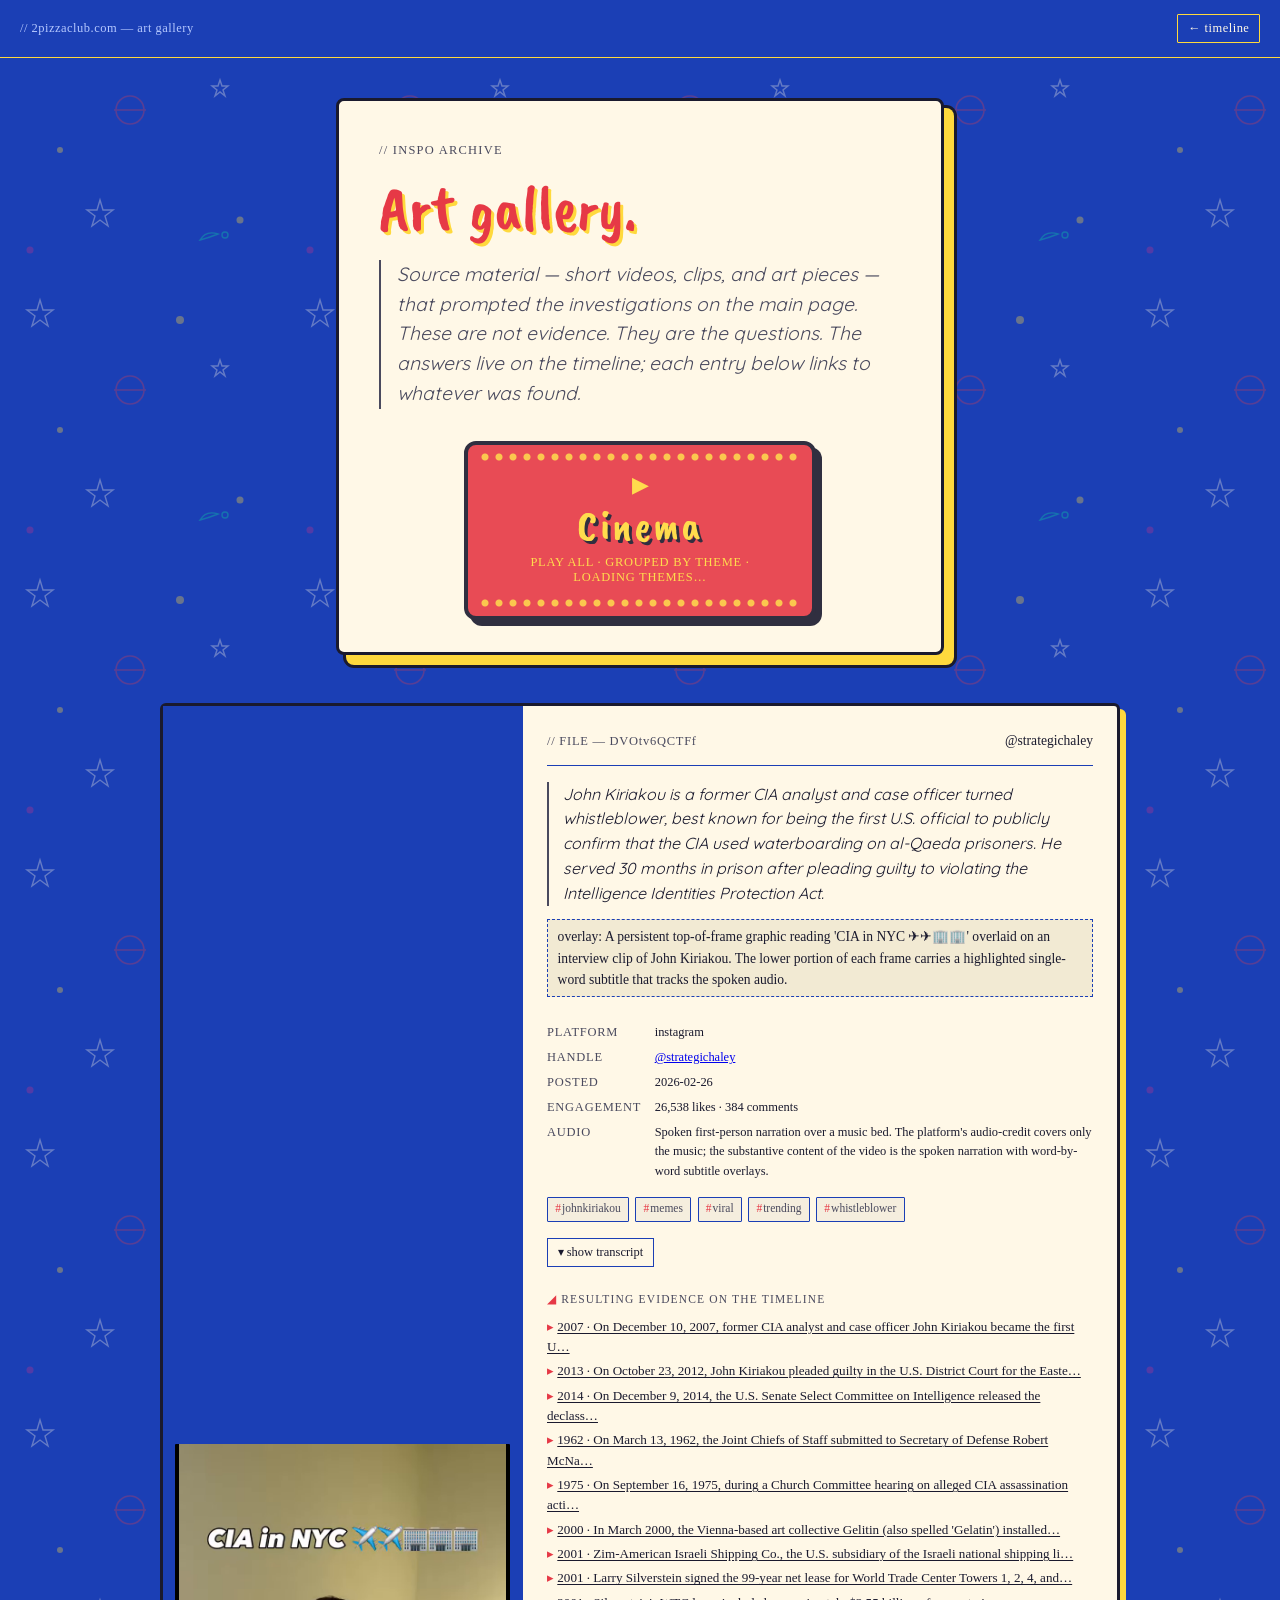
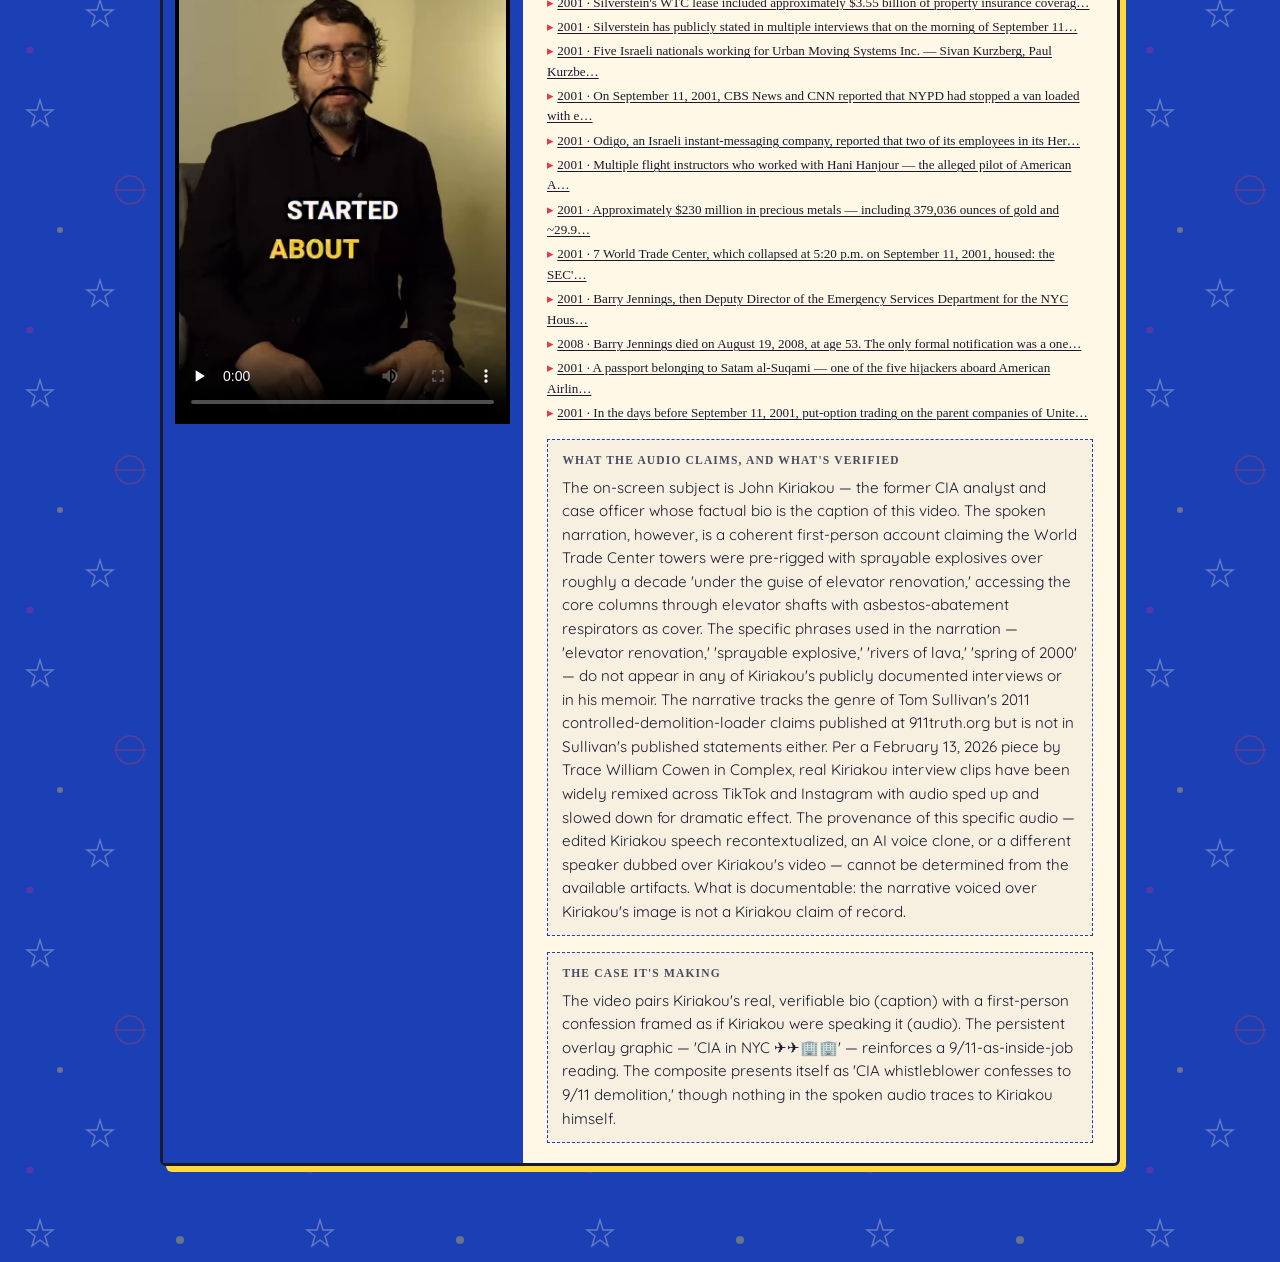
<file: gallery/index.html>
<!DOCTYPE html>
<html lang="en">
<head>
    <meta charset="UTF-8">
    <meta name="viewport" content="width=device-width, initial-scale=1.0, viewport-fit=cover">
    <meta name="description" content="2pizzaclub.com — art gallery. Captured short videos with transcripts, evidence links, and notes.">
    <meta name="robots" content="noindex">
    <title>2pizzaclub.com — art gallery</title>

    <link rel="icon" type="image/svg+xml" href="/icon.svg">
    <link rel="icon" type="image/png" sizes="32x32" href="/favicon-32.png">
    <link rel="icon" type="image/png" sizes="16x16" href="/favicon-16.png">
    <link rel="apple-touch-icon" sizes="180x180" href="/apple-touch-icon.png">
    <link rel="apple-touch-icon" sizes="192x192" href="/icon-192.png">
    <link rel="apple-touch-icon" sizes="512x512" href="/icon-512.png">
    <link rel="manifest" href="/manifest.webmanifest">
    <meta name="theme-color" content="#1B3FB5">

    <!-- Open Graph -->
    <meta property="og:type" content="website">
    <meta property="og:site_name" content="2pizzaclub.com">
    <meta property="og:title" content="2pizzaclub.com — art gallery">
    <meta property="og:description" content="Captured short videos with transcripts, evidence links, and notes.">
    <meta property="og:url" content="https://2pizzaclub.com/gallery/">
    <meta property="og:image" content="https://2pizzaclub.com/og-image.png">
    <meta property="og:image:width" content="1200">
    <meta property="og:image:height" content="630">
    <meta property="og:image:alt" content="2pizzaclub.com — a sourced timeline">

    <!-- Twitter Card -->
    <meta name="twitter:card" content="summary_large_image">
    <meta name="twitter:title" content="2pizzaclub.com — art gallery">
    <meta name="twitter:description" content="Captured short videos with transcripts, evidence links, and notes.">
    <meta name="twitter:image" content="https://2pizzaclub.com/og-image.png">

    <link rel="stylesheet" href="../styles.css">
    <link rel="stylesheet" href="gallery.css">
    <link rel="preconnect" href="https://fonts.googleapis.com">
    <link rel="preconnect" href="https://fonts.gstatic.com" crossorigin>
    <link href="https://fonts.googleapis.com/css2?family=Caveat+Brush&family=Quicksand:wght@400;500;600;700&family=Schoolbell&display=swap" rel="stylesheet">
</head>
<body>
    <header class="dossier-header">
        <div class="filemark">// 2pizzaclub.com — art gallery</div>
        <a class="exit-mark" href="../">← timeline</a>
    </header>

    <main class="gallery-main">
        <section class="gallery-intro">
            <p class="kicker">// INSPO ARCHIVE</p>
            <h1>Art gallery.</h1>
            <p class="lede">Source material — short videos, clips, and art pieces — that prompted the investigations on the main page. These are not evidence. They are the questions. The answers live on the timeline; each entry below links to whatever was found.</p>
        </section>

        <section class="gallery-list" id="gallery-list">
            <p class="placeholder" id="gallery-empty">Loading…</p>
        </section>
    </main>

    <script src="../dag.js" defer></script>
    <script src="gallery.js" defer></script>
    <script src="gallery-nav.js" defer></script>
    <script src="cinema.js" defer></script>
</body>
</html>
</file>
<file: styles.css>
:root {
    /* Miss Frizzle / Magic School Bus palette */
    --chrome-bg: #1B3FB5;        /* royal blue */
    --chrome-ink: #FFF8E7;       /* cream */
    --chrome-ink-dim: #B5C8FF;   /* light blue */
    --chrome-rule: #FFD93D;      /* bus yellow */
    --paper: #FFF8E7;            /* cream paper */
    --paper-rule: #1B3FB5;       /* royal-blue rule */
    --ink: #1A1A2E;              /* near-black */
    --ink-soft: #4A4A5E;         /* soft graphite */
    --redact: #1B3FB5;
    --accent: #E63946;           /* planet red */
    --accent-soft: #FF6B7A;      /* lighter red */
    --placeholder-bg: #F2EAD3;
    --placeholder-ink: #6F6650;
    --year-bg: #FFD93D;          /* bus yellow */
    --year-ink: #1A1A2E;         /* dark on yellow */

    /* extra Frizzle accents (decorations / chips) */
    --magenta: #D62D85;
    --comet-green: #06D6A0;
    --bus-yellow: #FFD93D;
    --planet-red: #E63946;

    --mono: 'Schoolbell', 'Comic Sans MS', cursive;
    --serif: 'Quicksand', 'Trebuchet MS', sans-serif;
    --display: 'Caveat Brush', 'Marker Felt', cursive;

    --rail-w: 17rem;
    --content-max: 38rem;
    --gutter: 2rem;
}

* { box-sizing: border-box; }

html, body { margin: 0; padding: 0; }

body {
    background-color: var(--chrome-bg);
    background-image: url("data:image/svg+xml;utf8,<svg xmlns='http://www.w3.org/2000/svg' width='280' height='280' viewBox='0 0 280 280'><g fill='none' stroke='%23FFF8E7' stroke-width='1.4' opacity='0.32'><polygon points='40,20 43,30 53,30 45,36 48,46 40,40 32,46 35,36 27,30 37,30'/><polygon points='220,80 222,86 228,86 223,90 225,96 220,92 215,96 217,90 212,86 218,86'/><polygon points='100,200 103,210 113,210 105,216 108,226 100,220 92,226 95,216 87,210 97,210'/></g><g fill='%23FFD93D' opacity='0.34'><circle cx='180' cy='40' r='4'/><circle cx='60' cy='150' r='3'/><circle cx='240' cy='220' r='3.5'/></g><g fill='none' stroke='%23E63946' stroke-width='1.6' opacity='0.30'><circle cx='130' cy='110' r='14'/><line x1='114' y1='110' x2='146' y2='110'/></g><g fill='none' stroke='%2306D6A0' stroke-width='1.4' opacity='0.34'><path d='M 200 240 q 6 -10 18 -6 q -10 4 -18 6 z'/><circle cx='225' cy='235' r='3'/></g><g fill='%23D62D85' opacity='0.30'><circle cx='30' cy='250' r='3.5'/></g></svg>");
    background-repeat: repeat;
    color: var(--chrome-ink);
    font-family: var(--serif);
    font-size: 18px;
    line-height: 1.55;
    -webkit-font-smoothing: antialiased;
    text-rendering: optimizeLegibility;
}

.skip-link {
    position: absolute; left: -9999px; top: auto;
    width: 1px; height: 1px; overflow: hidden;
}
.skip-link:focus {
    left: 1rem; top: 1rem; width: auto; height: auto;
    background: var(--year-ink); color: var(--ink);
    padding: 0.5rem 0.75rem; z-index: 10;
    font-family: var(--mono); font-size: 0.85rem;
}

/* ---------------- dossier chrome ---------------- */

.dossier-header {
    position: sticky;
    top: 0;
    z-index: 5;
    display: flex;
    justify-content: space-between;
    align-items: center;
    padding: 0.85rem 1.25rem;
    background: var(--chrome-bg);
    border-bottom: 1px solid var(--chrome-rule);
    font-family: var(--mono);
    font-size: 0.78rem;
    letter-spacing: 0.04em;
}
.filemark { color: var(--chrome-ink-dim); }
.header-nav {
    display: flex;
    gap: 0.5rem;
    align-items: center;
}
.exit-mark {
    color: var(--chrome-ink);
    text-decoration: none;
    border: 1px solid var(--chrome-rule);
    padding: 0.25rem 0.6rem;
    border-radius: 1px;
}
.exit-mark:hover { color: var(--year-ink); border-color: var(--chrome-ink-dim); }

.dossier-footer {
    padding: 3rem 0 6rem;
    text-align: center;
}
.dossier-footer .filemark {
    font-family: var(--mono);
    font-size: 0.78rem;
    letter-spacing: 0.08em;
    color: var(--chrome-ink-dim);
    margin-bottom: 0.5rem;
}
.footer-note {
    font-family: var(--serif);
    font-style: italic;
    color: var(--chrome-ink-dim);
    max-width: 26rem;
    margin: 0 auto;
}

/* ---------------- layout ---------------- */

.layout {
    display: grid;
    grid-template-columns: var(--rail-w) 1fr;
    gap: 0;
    max-width: 78rem;
    margin: 0 auto;
}

/* ---------------- timeline rail ---------------- */

.timeline {
    border-right: 1px solid var(--chrome-rule);
    padding: 1.5rem 1rem 4rem;
    font-family: var(--mono);
    font-size: 0.78rem;
    line-height: 1.5;
    position: sticky;
    top: 3rem;
    align-self: start;
    height: calc(100vh - 3rem);
    overflow-y: auto;
}
.timeline-toggle {
    display: none;
    width: 100%;
    background: transparent;
    color: var(--chrome-ink-dim);
    border: 1px solid var(--chrome-rule);
    padding: 0.5rem 0.75rem;
    font-family: var(--mono);
    font-size: 0.78rem;
    text-align: left;
    cursor: pointer;
    justify-content: space-between;
    align-items: center;
}
.timeline-toggle .caret { transition: transform 0.15s ease; }
.timeline-toggle[aria-expanded="true"] .caret { transform: rotate(180deg); }

.timeline-list, .timeline-list ol {
    list-style: none;
    padding: 0;
    margin: 0;
}
.t-era {
    margin-bottom: 1.25rem;
    padding-top: 0.75rem;
    border-top: 1px dashed var(--chrome-rule);
}
.t-era:first-child { border-top: none; padding-top: 0; }
.t-era-label {
    display: block;
    color: var(--chrome-ink-dim);
    text-transform: uppercase;
    letter-spacing: 0.08em;
    font-size: 0.7rem;
    margin-bottom: 0.5rem;
}
.timeline-list li > a {
    display: flex;
    gap: 0.55rem;
    padding: 0.18rem 0;
    color: var(--chrome-ink);
    text-decoration: none;
    border-left: 2px solid transparent;
    padding-left: 0.5rem;
    margin-left: -0.5rem;
}
.timeline-list li > a:hover {
    color: var(--year-ink);
}
.timeline-list li > a.is-active {
    color: var(--year-ink);
    border-left-color: var(--year-ink);
}
.t-year {
    color: var(--chrome-ink-dim);
    min-width: 2.6rem;
}
.timeline-list li > a.is-active .t-year { color: var(--year-ink); }

/* ---------------- chapters ---------------- */

.chapters {
    padding: 2.5rem var(--gutter) 0;
    min-width: 0;
}

.opening {
    background: var(--paper);
    color: var(--ink);
    padding: 3rem 2.5rem 2.5rem;
    margin: 0 auto 3rem;
    max-width: var(--content-max);
    border: 3px solid var(--ink);
    box-shadow: 10px 10px 0 var(--bus-yellow), 10px 10px 0 3px var(--ink);
    border-radius: 8px;
}
.kicker {
    font-family: var(--mono);
    font-size: 0.78rem;
    letter-spacing: 0.1em;
    color: var(--ink-soft);
    text-transform: uppercase;
    margin: 0 0 1rem;
}
.opening h1 {
    font-family: var(--display);
    font-weight: 400;
    font-size: clamp(3rem, 7vw, 4.6rem);
    line-height: 1;
    letter-spacing: 0;
    margin: 0 0 1.5rem;
    color: var(--accent);
    text-shadow: 3px 3px 0 var(--bus-yellow);
}
.lede {
    font-size: 1.2rem;
    color: var(--ink-soft);
    font-style: italic;
    margin: 0 0 2rem;
    border-left: 2px solid var(--ink-soft);
    padding-left: 1rem;
}
.opening-pivot {
    margin: 2.5rem 0 0;
    font-size: 1.1rem;
    color: var(--ink);
    font-style: italic;
}

/* poll */
.poll {
    border: 1px solid var(--paper-rule);
    padding: 1.25rem 1.25rem 0.75rem;
    background: rgba(0,0,0,0.025);
}
.poll-q {
    font-family: var(--mono);
    text-transform: uppercase;
    letter-spacing: 0.06em;
    font-size: 0.85rem;
    color: var(--ink);
    margin: 0 0 0.85rem;
}
.poll-options { list-style: none; margin: 0; padding: 0; }
.poll-options li {
    display: grid;
    grid-template-columns: 1fr 8rem 3rem;
    align-items: center;
    gap: 0.75rem;
    padding: 0.4rem 0;
    border-top: 1px dashed var(--paper-rule);
}
.poll-options li:first-child { border-top: none; }
.poll-label { color: var(--ink); }
.poll-bar {
    display: block;
    height: 8px;
    background: var(--paper-rule);
    position: relative;
}
.poll-fill {
    display: block;
    height: 100%;
    background: var(--accent);
}
.poll-pct {
    font-family: var(--mono);
    color: var(--ink-soft);
    font-size: 0.8rem;
    text-align: right;
}
.poll-note {
    font-family: var(--mono);
    font-size: 0.72rem;
    color: var(--placeholder-ink);
    margin: 0.75rem 0 0;
}

/* era dividers */
.era-divider {
    text-align: center;
    margin: 4rem auto 2rem;
    max-width: var(--content-max);
    padding-top: 2rem;
    border-top: 1px solid var(--chrome-rule);
}
.era-divider .filemark {
    font-family: var(--mono);
    font-size: 0.78rem;
    letter-spacing: 0.08em;
    color: var(--chrome-ink-dim);
    margin: 0 0 0.5rem;
}
.era-divider h2 {
    font-family: var(--display);
    font-size: 2.8rem;
    font-weight: 400;
    margin: 0 0 1rem;
    color: var(--bus-yellow);
    letter-spacing: 0.01em;
    text-shadow: 2px 2px 0 var(--planet-red);
}
.era-divider .placeholder { max-width: 30rem; margin: 0 auto; }

/* chapter cards */
.chapter {
    background: var(--paper);
    color: var(--ink);
    border: 3px solid var(--ink);
    margin: 1.5rem auto;
    max-width: var(--content-max);
    padding: 0;
    box-shadow: 6px 6px 0 var(--bus-yellow);
    border-radius: 6px;
    scroll-margin-top: 4rem;
}
.chapter > header {
    display: flex;
    align-items: stretch;
    border-bottom: 1px solid var(--paper-rule);
    background: rgba(0,0,0,0.03);
}
.chapter > header .year {
    background: var(--year-bg);
    color: var(--year-ink);
    font-family: var(--mono);
    font-size: 0.95rem;
    padding: 0.85rem 1rem;
    letter-spacing: 0.04em;
    display: flex;
    align-items: center;
}
.chapter > header h3 {
    margin: 0;
    padding: 0.75rem 1.25rem;
    font-family: var(--display);
    font-weight: 400;
    font-size: 1.8rem;
    color: var(--ink);
    line-height: 1.1;
    display: flex;
    align-items: center;
    letter-spacing: 0.01em;
}
.chapter-body {
    padding: 1.5rem 1.5rem 0.75rem;
    font-family: var(--serif);
    font-size: 1.05rem;
    line-height: 1.65;
}
.chapter-body p { margin: 0 0 1rem; }

/* placeholder boxes (clearly draft) */
.placeholder {
    font-family: var(--mono);
    font-size: 0.78rem;
    letter-spacing: 0.04em;
    color: var(--placeholder-ink);
    background: repeating-linear-gradient(
        135deg,
        transparent 0,
        transparent 6px,
        rgba(0,0,0,0.04) 6px,
        rgba(0,0,0,0.04) 7px
    ), var(--placeholder-bg);
    border: 1px dashed var(--paper-rule);
    padding: 0.85rem 1rem;
    margin: 0 1rem 1.25rem;
}
.chapter-body .placeholder { margin: 0 0 1rem; }

/* evidence section inside chapter */
.evidence {
    padding: 0 1.5rem 1.5rem;
}
.evidence:empty { display: none; }
.evidence-head {
    font-family: var(--mono);
    font-size: 0.72rem;
    text-transform: uppercase;
    letter-spacing: 0.1em;
    color: var(--ink-soft);
    margin: 0.5rem 0 0.65rem;
    border-top: 1px solid var(--paper-rule);
    padding-top: 0.85rem;
}
.evidence-head::before { content: "◢ "; color: var(--accent); }

.evidence-card {
    border-left: 2px solid var(--accent);
    padding: 0.5rem 0.75rem 0.5rem 0.85rem;
    margin: 0.5rem 0;
    background: rgba(0,0,0,0.02);
}
.evidence-claim {
    font-family: var(--serif);
    font-size: 1rem;
    color: var(--ink);
    margin: 0 0 0.5rem;
}
.evidence-sources {
    list-style: none;
    padding: 0;
    margin: 0;
    font-family: var(--mono);
    font-size: 0.78rem;
}
.evidence-sources li {
    padding: 0.15rem 0;
    color: var(--ink-soft);
}
.evidence-sources li::before {
    content: "[src." attr(data-n) "] ";
    color: var(--accent);
}
.evidence-sources a {
    color: var(--ink);
    text-decoration: underline;
    text-decoration-thickness: 1px;
    text-underline-offset: 2px;
}
.evidence-sources a:hover { color: var(--accent); }
.evidence-sources .src-type {
    font-size: 0.7rem;
    text-transform: uppercase;
    letter-spacing: 0.06em;
    color: var(--accent);
    margin-left: 0.4rem;
}

/* source quote + clip image */
.source-quote {
    font-family: var(--serif);
    font-style: italic;
    margin: 0.5rem 0 0.4rem 0.4rem;
    padding: 0.15rem 0 0.15rem 0.6rem;
    border-left: 2px solid var(--ink-soft);
    color: var(--ink);
    font-size: 0.95rem;
    line-height: 1.45;
}
.source-quote::before { content: "“"; margin-right: 0.05em; }
.source-quote::after { content: "”"; margin-left: 0.05em; }

.source-clip {
    margin: 0.5rem 0 0.4rem;
}
.source-clip a {
    display: inline-block;
    line-height: 0;
}
.source-clip img {
    max-width: 100%;
    height: auto;
    border: 1px solid var(--paper-rule);
    box-shadow: 0 1px 2px rgba(0,0,0,0.12), 0 4px 12px -4px rgba(0,0,0,0.25);
    background: #fff;
    border-radius: 1px;
}
.source-clip img:hover {
    box-shadow: 0 2px 4px rgba(0,0,0,0.16), 0 6px 18px -4px rgba(0,0,0,0.30);
}

/* narrative (prose) blurbs */
.narrative-blurb {
    max-width: var(--content-max);
    margin: 1rem auto 1.5rem;
    padding: 1rem 1.25rem;
    background: rgba(196, 184, 156, 0.08);
    border: 1px solid var(--chrome-rule);
    border-left: 3px solid var(--year-ink);
    color: var(--chrome-ink);
    font-family: var(--serif);
    font-size: 1.05rem;
    line-height: 1.55;
    font-style: italic;
}
.narrative-blurb p {
    margin: 0 0 0.5rem;
}
.narrative-blurb p:last-child {
    margin-bottom: 0;
}
.narrative-anchor {
    background: rgba(0,0,0,0.04);
    border: 1px dashed var(--paper-rule);
    border-left: 3px solid var(--year-ink);
    color: var(--ink);
    margin: 0 0 1.25rem;
    padding: 0.85rem 1rem;
    font-size: 1rem;
}
.narrative-stamp {
    font-family: var(--mono);
    font-style: normal;
    font-size: 0.7rem;
    letter-spacing: 0.08em;
    color: var(--chrome-ink-dim);
    margin: 0.4rem 0 0;
    text-transform: lowercase;
}
.narrative-anchor .narrative-stamp { color: var(--placeholder-ink); }

body.prose-off .narrative-blurb { display: none; }

#prose-toggle.exit-mark {
    cursor: pointer;
    font-family: var(--mono);
    font-size: 0.78rem;
}
#prose-toggle[aria-pressed="true"] { color: var(--year-ink); border-color: var(--chrome-ink-dim); }

/* ---------------- theme filter bar ---------------- */

.theme-bar {
    position: sticky;
    top: 2.85rem;
    z-index: 4;
    background: var(--chrome-bg);
    border-bottom: 1px solid var(--chrome-rule);
    font-family: var(--mono);
    font-size: 0.78rem;
    padding: 0.55rem 1.25rem;
}
.theme-bar:empty { display: none; }
.theme-bar-inner {
    display: flex;
    flex-wrap: wrap;
    gap: 0.5rem 0.75rem;
    align-items: center;
    max-width: 78rem;
    margin: 0 auto;
}
.theme-label {
    color: var(--chrome-ink-dim);
    letter-spacing: 0.06em;
    flex-shrink: 0;
}
.theme-chips {
    display: flex;
    flex-wrap: wrap;
    gap: 0.35rem;
}
.theme-chip,
.theme-more {
    cursor: pointer;
    font-family: var(--mono);
    font-size: 0.74rem;
    background: transparent;
    color: var(--chrome-ink);
    border: 1px solid var(--chrome-rule);
    padding: 0.22rem 0.55rem;
    border-radius: 1px;
    line-height: 1.1;
}
.theme-chip:hover,
.theme-more:hover {
    color: var(--year-ink);
    border-color: var(--chrome-ink-dim);
}
.theme-chip.is-active {
    color: var(--ink);
    background: var(--year-ink);
    border-color: var(--year-ink);
    font-weight: 600;
}
.theme-overflow {
    display: flex;
    flex-wrap: wrap;
    gap: 0.35rem;
    margin-top: 0.35rem;
    width: 100%;
}
.theme-overflow[hidden] { display: none; }
.theme-clear {
    cursor: pointer;
    font-family: var(--mono);
    font-size: 0.72rem;
    background: transparent;
    color: var(--accent);
    border: none;
    padding: 0.22rem 0.4rem;
    text-decoration: underline;
    text-underline-offset: 2px;
}
.theme-clear:hover { color: var(--accent-soft); }
.theme-count {
    color: var(--chrome-ink-dim);
    margin-left: auto;
    font-size: 0.72rem;
}

/* filter hide states */
.filter-hidden { display: none !important; }
.timeline-list a.filter-dim {
    opacity: 0.28;
}
.timeline-list a.filter-dim .t-year { opacity: 1; }

/* bump timeline rail's sticky top to clear header + theme bar */
.timeline {
    top: 5.6rem;
    height: calc(100vh - 5.6rem);
}

/* ---------------- see-also lateral links ---------------- */

.see-also {
    margin: 0.5rem 1.5rem 0;
    padding: 0.5rem 0 0;
    border-top: 1px dashed var(--paper-rule);
    font-family: var(--mono);
    font-size: 0.72rem;
    color: var(--ink-soft);
    display: flex;
    flex-wrap: wrap;
    gap: 0.4rem 0.55rem;
    align-items: baseline;
}
.see-also-label {
    text-transform: uppercase;
    letter-spacing: 0.08em;
    color: var(--ink-soft);
}
.see-also-label::before { content: "↔ "; color: var(--accent); }
.see-also a {
    color: var(--ink);
    text-decoration: underline;
    text-decoration-thickness: 1px;
    text-underline-offset: 2px;
}
.see-also a:hover { color: var(--accent); }

/* jump-highlight: pulse the destination card when arriving via see-also */
.evidence-card.jump-highlight {
    box-shadow: 0 0 0 2px var(--year-ink), 0 0 12px -2px var(--year-ink);
    transition: box-shadow 0.4s ease;
}

@media (max-width: 880px) {
    .theme-bar { padding: 0.5rem 1rem; }
    .timeline { top: 0; height: auto; }
    .see-also { margin: 0.5rem 1rem 0; }
}

/* redaction utility */
.redact {
    background: var(--redact);
    color: var(--redact);
    user-select: none;
    padding: 0 0.25em;
    border-radius: 1px;
}

/* ---------------- mobile ---------------- */

@media (max-width: 880px) {
    :root { --gutter: 1rem; }

    .layout { display: block; }

    .timeline {
        position: static;
        height: auto;
        border-right: none;
        border-bottom: 1px solid var(--chrome-rule);
        padding: 0.75rem 1rem;
    }
    .timeline-toggle {
        display: flex;
    }
    .timeline-list {
        display: none;
        padding-top: 0.75rem;
    }
    .timeline.is-open .timeline-list {
        display: block;
    }

    .chapters {
        padding: 1.25rem 1rem 0;
    }
    .opening {
        padding: 2rem 1.25rem 1.5rem;
        margin: 0 0 2rem;
        box-shadow: 0 1px 0 var(--chrome-rule), 6px 6px 0 -1px rgba(0,0,0,0.4);
    }
    .chapter > header h3 {
        font-size: 1.15rem;
        padding: 0.6rem 1rem;
    }
    .chapter > header .year {
        font-size: 0.82rem;
        padding: 0.6rem 0.75rem;
    }
    .chapter-body { padding: 1rem 1rem 0.5rem; font-size: 1rem; }
    .evidence { padding: 0 1rem 1rem; }
    .placeholder { margin: 0 0 0.75rem; }
    .poll-options li { grid-template-columns: 1fr 5rem 2.5rem; }

    /* hide top theme-bar + collapsed timeline on mobile — replaced by bottom-pill + sheet */
    .theme-bar { display: none; }
    .timeline { display: none; }

    /* leave room at the bottom for the mobile-nav pill so last chapter isn't covered */
    .chapters { padding-bottom: 6rem; }
}

/* ---------------- mobile-nav (bottom pill + bottom sheet) ---------------- */

.mnav-pill,
.mnav-sheet,
.mnav-backdrop { display: none; }

/* [hidden] must always win over the @media display rules below */
.mnav-backdrop[hidden],
.mnav-sheet[hidden] { display: none !important; }

@media (max-width: 880px) {
    .mnav-pill {
        display: flex;
        align-items: center;
        gap: 0.6rem;
        position: fixed;
        left: 0.75rem;
        right: 0.75rem;
        bottom: calc(0.75rem + env(safe-area-inset-bottom, 0px));
        background: var(--bus-yellow);
        color: var(--ink);
        border: 3px solid var(--ink);
        border-radius: 999px;
        padding: 0.7rem 1.1rem;
        font-family: var(--mono);
        font-size: 0.95rem;
        line-height: 1.1;
        cursor: pointer;
        box-shadow: 4px 4px 0 var(--ink);
        z-index: 20;
        text-align: left;
    }
    .mnav-pill:hover,
    .mnav-pill:focus-visible {
        background: var(--bus-yellow);
        outline: none;
    }
    .mnav-pill-prefix {
        font-family: var(--mono);
        font-size: 0.7rem;
        letter-spacing: 0.05em;
        color: var(--ink-soft);
        text-transform: uppercase;
        flex-shrink: 0;
    }
    .mnav-pill-label {
        flex: 1;
        font-family: var(--display);
        font-size: 1.25rem;
        font-weight: 400;
        color: var(--accent);
        overflow: hidden;
        text-overflow: ellipsis;
        white-space: nowrap;
    }
    .mnav-pill-caret {
        flex-shrink: 0;
        font-size: 0.85rem;
        color: var(--ink);
    }

    .mnav-backdrop {
        display: block;
        position: fixed;
        inset: 0;
        background: rgba(10, 10, 9, 0.55);
        opacity: 0;
        transition: opacity 0.2s ease;
        z-index: 21;
    }
    .mnav-backdrop.is-open { opacity: 1; }

    .mnav-sheet {
        display: flex;
        flex-direction: column;
        position: fixed;
        left: 0;
        right: 0;
        bottom: 0;
        height: 78vh;
        max-height: 78vh;
        background: var(--paper);
        color: var(--ink);
        border-top: 4px solid var(--ink);
        border-radius: 18px 18px 0 0;
        box-shadow: 0 -8px 24px rgba(0,0,0,0.25);
        transform: translateY(100%);
        transition: transform 0.25s cubic-bezier(0.2, 0.8, 0.3, 1);
        z-index: 22;
        padding-bottom: env(safe-area-inset-bottom, 0px);
    }
    .mnav-sheet.is-open { transform: translateY(0); }

    .mnav-sheet-handle {
        width: 44px;
        height: 4px;
        background: var(--ink);
        opacity: 0.25;
        border-radius: 2px;
        margin: 0.5rem auto 0.25rem;
        flex-shrink: 0;
    }
    .mnav-sheet-head {
        display: flex;
        align-items: center;
        justify-content: space-between;
        padding: 0.5rem 0.75rem 0.5rem 1rem;
        border-bottom: 2px solid var(--ink);
        flex-shrink: 0;
    }
    .mnav-tabs { display: flex; gap: 0.4rem; }
    .mnav-tab {
        font-family: var(--display);
        font-weight: 400;
        font-size: 1.35rem;
        background: transparent;
        color: var(--ink-soft);
        border: none;
        padding: 0.35rem 0.5rem;
        cursor: pointer;
        line-height: 1;
        letter-spacing: 0.01em;
    }
    .mnav-tab.is-active {
        color: var(--accent);
        text-shadow: 2px 2px 0 var(--bus-yellow);
    }
    .mnav-close {
        font-family: var(--mono);
        font-size: 1.05rem;
        background: transparent;
        color: var(--ink);
        border: 2px solid var(--ink);
        border-radius: 999px;
        width: 32px;
        height: 32px;
        cursor: pointer;
        line-height: 1;
        flex-shrink: 0;
    }

    .mnav-tab-panel {
        display: none;
        flex: 1;
        overflow-y: auto;
        -webkit-overflow-scrolling: touch;
        padding: 0.5rem 1rem 1rem;
    }
    .mnav-tab-panel.is-active { display: block; }

    /* timeline list inside the sheet — must beat the .timeline-list { display: none } collapse rule */
    .mnav-timeline-list {
        display: block;
        list-style: none;
        margin: 0;
        padding: 0;
    }
    .mnav-timeline-list ol {
        display: block;
        list-style: none;
        margin: 0;
        padding: 0;
    }
    .mnav-timeline-list .t-era {
        margin-top: 0.85rem;
        padding-top: 0.6rem;
        border-top: 1px dashed var(--paper-rule);
    }
    .mnav-timeline-list .t-era:first-child {
        border-top: none;
        margin-top: 0.25rem;
        padding-top: 0;
    }
    .mnav-timeline-list .t-era-label {
        display: block;
        font-family: var(--mono);
        font-size: 0.85rem;
        letter-spacing: 0.06em;
        color: var(--ink-soft);
        text-transform: uppercase;
        margin: 0 0 0.4rem;
    }
    .mnav-timeline-list li > a {
        display: flex;
        align-items: baseline;
        gap: 0.7rem;
        padding: 0.55rem 0.4rem;
        color: var(--ink);
        text-decoration: none;
        border-radius: 4px;
        font-family: var(--serif);
        font-size: 1.05rem;
    }
    .mnav-timeline-list li > a:hover,
    .mnav-timeline-list li > a:focus-visible {
        background: rgba(0,0,0,0.04);
        outline: none;
    }
    .mnav-timeline-list li > a.is-active {
        background: var(--bus-yellow);
        color: var(--ink);
        font-weight: 700;
    }
    .mnav-timeline-list .t-year {
        font-family: var(--mono);
        font-size: 0.82rem;
        color: var(--ink-soft);
        font-weight: 700;
        min-width: 3.5em;
        flex-shrink: 0;
    }
    .mnav-timeline-list li > a.is-active .t-year { color: var(--accent); }

    /* gallery captures list inside the sheet */
    .mnav-gallery-list a {
        display: flex;
        align-items: baseline;
        justify-content: space-between;
        gap: 0.6rem;
        padding: 0.7rem 0.5rem;
        color: var(--ink);
        text-decoration: none;
        border-bottom: 1px dashed var(--paper-rule);
        font-family: var(--serif);
    }
    .mnav-gallery-list a:last-child { border-bottom: none; }
    .mnav-gallery-list a.is-active {
        background: var(--bus-yellow);
        font-weight: 700;
    }
    .mnav-cap-handle {
        font-family: var(--display);
        font-size: 1.15rem;
        font-weight: 400;
        color: var(--ink);
    }
    .mnav-gallery-list a.is-active .mnav-cap-handle { color: var(--accent); }
    .mnav-cap-date {
        font-family: var(--mono);
        font-size: 0.8rem;
        color: var(--ink-soft);
        flex-shrink: 0;
    }

    /* themes inside the sheet */
    .mnav-themes-inner {
        display: flex;
        flex-wrap: wrap;
        gap: 0.45rem;
        align-items: center;
    }
    .mnav-themes-inner .theme-label {
        display: none; /* the tab header is the label */
    }
    .mnav-themes-inner .theme-chip,
    .mnav-themes-inner .theme-more {
        cursor: pointer;
        font-family: var(--mono);
        font-size: 0.85rem;
        background: transparent;
        color: var(--ink);
        border: 2px solid var(--ink);
        padding: 0.4rem 0.7rem;
        border-radius: 999px;
        line-height: 1.1;
    }
    .mnav-themes-inner .theme-chip.is-active {
        background: var(--bus-yellow);
        color: var(--ink);
        font-weight: 700;
    }
    .mnav-themes-inner .theme-clear {
        cursor: pointer;
        font-family: var(--mono);
        font-size: 0.82rem;
        background: transparent;
        color: var(--accent);
        border: none;
        padding: 0.4rem 0.55rem;
        text-decoration: underline;
    }

    /* prevent background scroll while sheet is open */
    body.mnav-locked { overflow: hidden; }
}

@media (prefers-reduced-motion: reduce) {
    .timeline-toggle .caret { transition: none; }
    .mnav-sheet, .mnav-backdrop { transition: none; }
}
</file>
<file: gallery/gallery.css>
.gallery-main {
    max-width: 64rem;
    margin: 0 auto;
    padding: 2.5rem var(--gutter, 2rem) 6rem;
}

.gallery-intro {
    background: var(--paper);
    color: var(--ink);
    border: 3px solid var(--ink);
    padding: 2.5rem 2.5rem 2rem;
    max-width: var(--content-max);
    margin: 0 auto 3rem;
    box-shadow: 10px 10px 0 var(--bus-yellow), 10px 10px 0 3px var(--ink);
    border-radius: 8px;
}
.gallery-intro h1 {
    font-family: var(--display);
    font-weight: 400;
    font-size: clamp(2.8rem, 6vw, 4rem);
    margin: 0 0 1.25rem;
    line-height: 1;
    letter-spacing: 0;
    color: var(--accent);
    text-shadow: 3px 3px 0 var(--bus-yellow);
}
.gallery-intro .lede {
    margin: 0;
    border-left: 2px solid var(--ink-soft);
    padding-left: 1rem;
}

.gallery-list { display: grid; gap: 2rem; }

.gallery-item {
    background: var(--paper);
    color: var(--ink);
    border: 3px solid var(--ink);
    box-shadow: 6px 6px 0 var(--bus-yellow);
    border-radius: 6px;
    display: grid;
    grid-template-columns: minmax(260px, 360px) 1fr;
    gap: 0;
}
.gallery-item-media {
    background: var(--chrome-bg);
    border-right: 1px solid var(--paper-rule);
    display: flex;
    align-items: center;
    justify-content: center;
    padding: 0.75rem;
    min-height: 0;
}
.gallery-item-media video,
.gallery-item-media .poster-fallback {
    width: 100%;
    max-height: 580px;
    object-fit: contain;
    background: #000;
    border-radius: 1px;
}
.gallery-item-media .poster-fallback {
    aspect-ratio: 9 / 16;
    display: flex;
    align-items: center;
    justify-content: center;
    color: var(--chrome-ink-dim);
    font-family: var(--mono);
    font-size: 0.78rem;
}

.gallery-item-body {
    padding: 1.5rem 1.5rem 1.25rem;
    font-family: var(--serif);
    font-size: 1rem;
    line-height: 1.55;
}
.gallery-item-head {
    display: flex;
    align-items: baseline;
    justify-content: space-between;
    gap: 0.75rem;
    margin-bottom: 1rem;
    padding-bottom: 0.85rem;
    border-bottom: 1px solid var(--paper-rule);
}
.gallery-item-head .filemark {
    font-family: var(--mono);
    font-size: 0.78rem;
    letter-spacing: 0.06em;
    color: var(--ink-soft);
}
.gallery-item-head .gallery-handle {
    font-family: var(--mono);
    font-size: 0.85rem;
    color: var(--ink);
    text-decoration: none;
}
.gallery-item-head .gallery-handle:hover { color: var(--accent); }

.gallery-meta {
    display: grid;
    grid-template-columns: auto 1fr;
    gap: 0.35rem 0.85rem;
    font-family: var(--mono);
    font-size: 0.78rem;
    margin-bottom: 1rem;
}
.gallery-meta dt {
    color: var(--ink-soft);
    text-transform: uppercase;
    letter-spacing: 0.06em;
}
.gallery-meta dd {
    margin: 0;
    color: var(--ink);
    overflow-wrap: anywhere;
}
.gallery-caption {
    font-family: var(--serif);
    font-style: italic;
    color: var(--ink);
    margin: 0 0 0.85rem;
    padding-left: 0.85rem;
    border-left: 2px solid var(--ink-soft);
}
.gallery-overlay-text {
    font-family: var(--mono);
    font-size: 0.85rem;
    color: var(--ink);
    background: var(--placeholder-bg);
    border: 1px dashed var(--paper-rule);
    padding: 0.4rem 0.6rem;
    display: inline-block;
    margin-bottom: 0.85rem;
}

.gallery-section-h {
    font-family: var(--mono);
    font-size: 0.72rem;
    text-transform: uppercase;
    letter-spacing: 0.1em;
    color: var(--ink-soft);
    margin: 1rem 0 0.5rem;
}
.gallery-section-h::before { content: "◢ "; color: var(--accent); }

.gallery-transcript-toggle {
    cursor: pointer;
    font-family: var(--mono);
    font-size: 0.78rem;
    color: var(--ink);
    background: transparent;
    border: 1px solid var(--paper-rule);
    padding: 0.35rem 0.6rem;
    margin-bottom: 0.5rem;
}
.gallery-transcript-toggle:hover {
    background: rgba(0,0,0,0.04);
    color: var(--accent);
}
.gallery-transcript {
    display: none;
    font-family: var(--serif);
    font-size: 0.95rem;
    line-height: 1.55;
    background: rgba(0,0,0,0.025);
    border-left: 2px solid var(--accent);
    padding: 0.85rem 1rem;
    margin: 0 0 1rem;
    max-height: 24rem;
    overflow: auto;
    white-space: pre-wrap;
}
.gallery-transcript.is-open { display: block; }

.gallery-tags {
    display: flex;
    flex-wrap: wrap;
    gap: 0.4rem;
    margin: 0 0 1rem;
}
.gallery-tag {
    font-family: var(--mono);
    font-size: 0.72rem;
    background: rgba(0,0,0,0.04);
    color: var(--ink-soft);
    border: 1px solid var(--paper-rule);
    padding: 0.15rem 0.45rem;
    border-radius: 1px;
}
.gallery-tag::before { content: "#"; color: var(--accent); margin-right: 1px; }

.gallery-evidence {
    list-style: none;
    padding: 0;
    margin: 0;
    font-family: var(--mono);
    font-size: 0.82rem;
    display: grid;
    gap: 0.25rem;
}
.gallery-evidence li::before { content: "▸ "; color: var(--accent); }
.gallery-evidence a {
    color: var(--ink);
    text-decoration: underline;
    text-decoration-thickness: 1px;
    text-underline-offset: 2px;
}
.gallery-evidence a:hover { color: var(--accent); }
.gallery-evidence .ev-anchor {
    color: var(--ink-soft);
    margin-left: 0.4rem;
    font-size: 0.78rem;
}

.gallery-notes {
    background: rgba(0,0,0,0.03);
    border: 1px dashed var(--paper-rule);
    padding: 0.75rem 0.9rem;
    margin: 1rem 0 0;
    font-family: var(--serif);
    font-size: 0.95rem;
    color: var(--ink);
}
.gallery-notes strong {
    font-family: var(--mono);
    font-size: 0.72rem;
    text-transform: uppercase;
    letter-spacing: 0.1em;
    color: var(--ink-soft);
    display: block;
    margin-bottom: 0.35rem;
}

@media (max-width: 880px) {
    .gallery-item { grid-template-columns: 1fr; }
    .gallery-item-media { border-right: none; border-bottom: 1px solid var(--paper-rule); }
    .gallery-item-media video, .gallery-item-media .poster-fallback { max-height: 60vh; }
    .gallery-intro { padding: 2rem 1.25rem 1.5rem; box-shadow: 0 1px 0 var(--chrome-rule), 6px 6px 0 -1px rgba(0,0,0,0.4); }
    .gallery-item-body { padding: 1rem 1rem 0.75rem; }
    /* leave room for the bottom-pill so last item isn't covered */
    .gallery-main { padding-bottom: 6rem; }
}

/* ---------------- cinema button (marquee) ---------------- */

.cinema-btn {
    display: flex;
    flex-direction: column;
    align-items: center;
    justify-content: center;
    gap: 0.15rem;
    margin: 2rem auto 0;
    padding: 1.6rem 2.5rem 1.9rem;
    width: 100%;
    max-width: 22rem;
    background: var(--accent);
    color: var(--bus-yellow);
    border: 4px solid var(--ink);
    border-radius: 12px;
    cursor: pointer;
    font-family: var(--display);
    position: relative;
    box-shadow: 6px 6px 0 var(--ink);
    transition: transform 0.15s ease, box-shadow 0.15s ease;
}
.cinema-btn:hover {
    transform: translate(-2px, -2px);
    box-shadow: 8px 8px 0 var(--ink);
}
.cinema-btn:active {
    transform: translate(4px, 4px);
    box-shadow: 2px 2px 0 var(--ink);
}
.cinema-btn-icon {
    font-size: 1.4rem;
    color: var(--bus-yellow);
}
.cinema-btn-label {
    font-family: var(--display);
    font-size: 2.8rem;
    line-height: 1;
    letter-spacing: 0.05em;
    color: var(--bus-yellow);
    text-shadow: 3px 3px 0 var(--ink);
    margin-top: 0.1rem;
}
.cinema-btn-sub {
    font-family: var(--mono);
    font-size: 0.78rem;
    color: var(--bus-yellow);
    letter-spacing: 0.06em;
    text-transform: uppercase;
    margin-top: 0.3rem;
}
/* marquee bulbs running across top and bottom edges */
.cinema-btn-bulbs {
    position: absolute;
    left: 0.6rem;
    right: 0.6rem;
    top: 0.55rem;
    height: 8px;
    background-image: radial-gradient(circle, var(--bus-yellow) 0, var(--bus-yellow) 3px, transparent 4px);
    background-size: 14px 8px;
    background-repeat: repeat-x;
    background-position: 0 50%;
    animation: cinema-bulbs 1.2s steps(2) infinite;
    opacity: 0.85;
}
.cinema-btn-bulbs-bottom { top: auto; bottom: 0.55rem; animation-direction: reverse; }
@keyframes cinema-bulbs {
    from { background-position: 0 50%; }
    to   { background-position: 14px 50%; }
}
@media (prefers-reduced-motion: reduce) {
    .cinema-btn-bulbs { animation: none; }
}
.cinema-btn-loading { opacity: 0.9; cursor: progress; }
.cinema-btn-loading .cinema-btn-sub::after {
    content: ' · loading themes…';
    animation: cinema-pulse 1.2s ease-in-out infinite;
}
@keyframes cinema-pulse {
    0%, 100% { opacity: 0.4; }
    50% { opacity: 1; }
}

/* ---------------- cinema overlay ---------------- */

body.cinema-on { overflow: hidden; }

.cinema-overlay {
    position: fixed;
    inset: 0;
    background: #000;
    z-index: 100;
    display: flex;
    align-items: center;
    justify-content: center;
}
.cinema-video {
    max-width: 100vw;
    max-height: 100vh;
    width: auto;
    height: 100%;
    background: #000;
    object-fit: contain;
}
.cinema-chrome {
    position: absolute;
    inset: 0;
    pointer-events: none;
    display: flex;
    flex-direction: column;
}
.cinema-chrome > * { pointer-events: auto; }
.cinema-exit {
    position: absolute;
    top: max(1rem, env(safe-area-inset-top));
    right: max(1rem, env(safe-area-inset-right));
    width: 44px;
    height: 44px;
    border-radius: 999px;
    background: rgba(0,0,0,0.6);
    color: var(--bus-yellow);
    border: 2px solid var(--bus-yellow);
    font-size: 1.2rem;
    cursor: pointer;
    line-height: 1;
}
.cinema-meta {
    position: absolute;
    left: 50%;
    transform: translateX(-50%);
    bottom: max(4.5rem, calc(env(safe-area-inset-bottom) + 4.5rem));
    display: flex;
    flex-direction: column;
    align-items: center;
    gap: 0.2rem;
    padding: 0.55rem 1.1rem;
    background: rgba(0,0,0,0.6);
    border-radius: 8px;
    color: var(--bus-yellow);
    text-align: center;
    backdrop-filter: blur(4px);
}
.cinema-handle {
    font-family: var(--display);
    font-size: 1.5rem;
    color: var(--bus-yellow);
}
.cinema-theme {
    font-family: var(--mono);
    font-size: 0.72rem;
    color: rgba(255, 248, 231, 0.7);
    text-transform: uppercase;
    letter-spacing: 0.08em;
}
.cinema-counter {
    font-family: var(--mono);
    font-size: 0.78rem;
    color: rgba(255, 248, 231, 0.6);
}
.cinema-controls {
    position: absolute;
    left: 50%;
    transform: translateX(-50%);
    bottom: max(1rem, env(safe-area-inset-bottom));
    display: flex;
    gap: 0.5rem;
}
.cinema-prev, .cinema-next {
    background: rgba(0,0,0,0.6);
    color: var(--bus-yellow);
    border: 2px solid var(--bus-yellow);
    padding: 0.5rem 1rem;
    border-radius: 999px;
    cursor: pointer;
    font-family: var(--mono);
    font-size: 0.85rem;
}
.cinema-prev:hover, .cinema-next:hover {
    background: var(--bus-yellow);
    color: var(--ink);
}
.cinema-share {
    position: absolute;
    top: max(1rem, env(safe-area-inset-top));
    left: max(1rem, env(safe-area-inset-left));
    background: rgba(0,0,0,0.6);
    color: var(--bus-yellow);
    border: 2px solid var(--bus-yellow);
    padding: 0.45rem 0.85rem;
    border-radius: 999px;
    cursor: pointer;
    font-family: var(--mono);
    font-size: 0.75rem;
    letter-spacing: 0.04em;
    min-width: 8.5rem;
    text-align: center;
}
.cinema-share:hover { background: var(--bus-yellow); color: var(--ink); }
/* tap-to-hide-chrome: every chrome surface fades out together, but tap-target stays clickable */
.cinema-overlay.chrome-hidden .cinema-chrome > * {
    opacity: 0;
    pointer-events: none;
    transition: opacity 0.18s ease;
}
.cinema-chrome > * { transition: opacity 0.18s ease; }
/* hold-to-FF speed indicator */
.cinema-speed-indicator {
    position: absolute;
    top: 50%; left: 50%;
    transform: translate(-50%, -50%) scale(0.85);
    padding: 0.6rem 1.4rem;
    background: rgba(0,0,0,0.75);
    color: var(--bus-yellow);
    border: 2px solid var(--bus-yellow);
    border-radius: 12px;
    font-family: var(--display);
    font-size: 2rem;
    letter-spacing: 0.05em;
    pointer-events: none;
    opacity: 0;
    transition: opacity 0.15s ease, transform 0.15s ease;
    z-index: 110;
}
.cinema-speed-indicator.on {
    opacity: 1;
    transform: translate(-50%, -50%) scale(1);
}
.cinema-speed-indicator[data-variant="lock"] {
    background: var(--accent);
    color: var(--bus-yellow);
}
/* video itself needs to receive pointer events for gestures */
.cinema-video { touch-action: manipulation; }
/* center play/pause toggle */
.cinema-play {
    position: absolute;
    left: 50%; top: 50%;
    transform: translate(-50%, -50%);
    width: 5.5rem;
    height: 5.5rem;
    border-radius: 999px;
    background: rgba(0,0,0,0.55);
    color: var(--bus-yellow);
    border: 3px solid var(--bus-yellow);
    font-size: 2.4rem;
    line-height: 1;
    cursor: pointer;
    display: flex;
    align-items: center;
    justify-content: center;
    backdrop-filter: blur(4px);
    transition: transform 0.15s ease, background 0.15s ease;
}
.cinema-play:hover { background: var(--bus-yellow); color: var(--ink); transform: translate(-50%, -50%) scale(1.05); }
.cinema-play:active { transform: translate(-50%, -50%) scale(0.95); }
</file>
